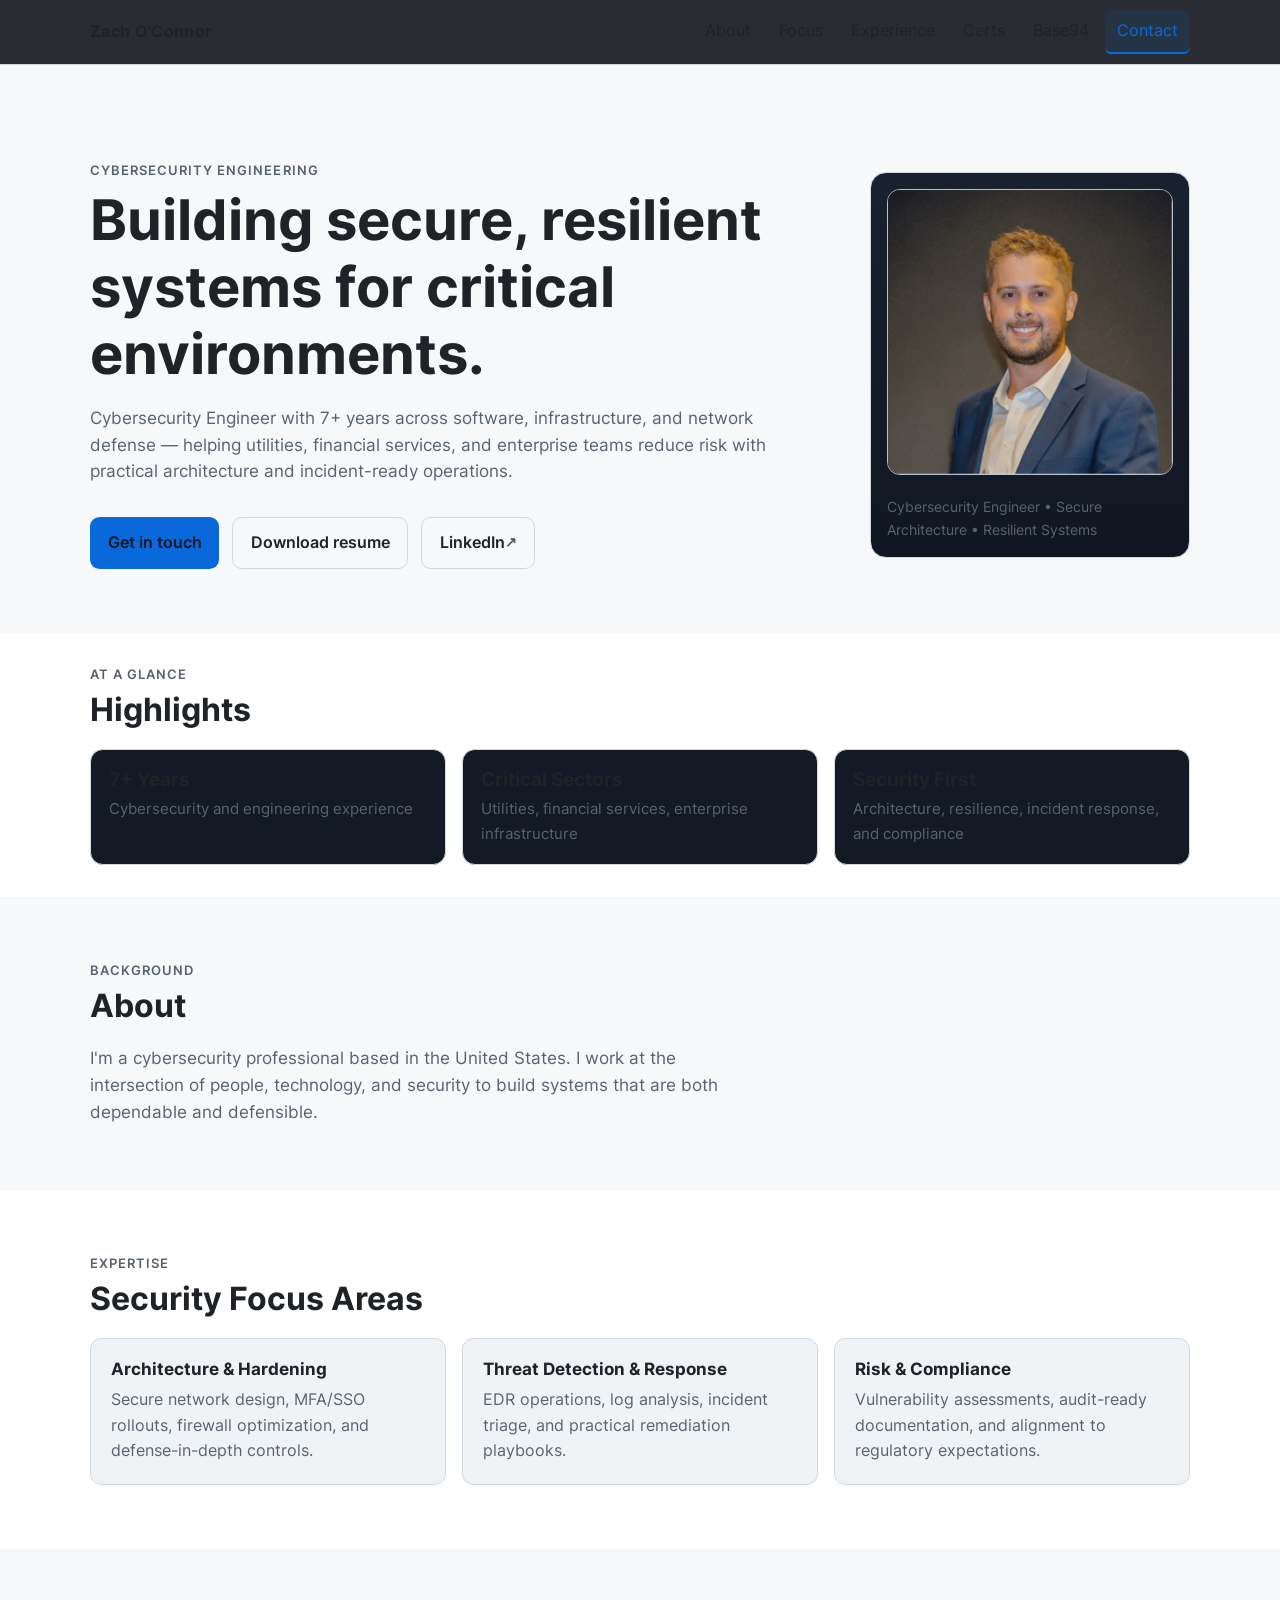
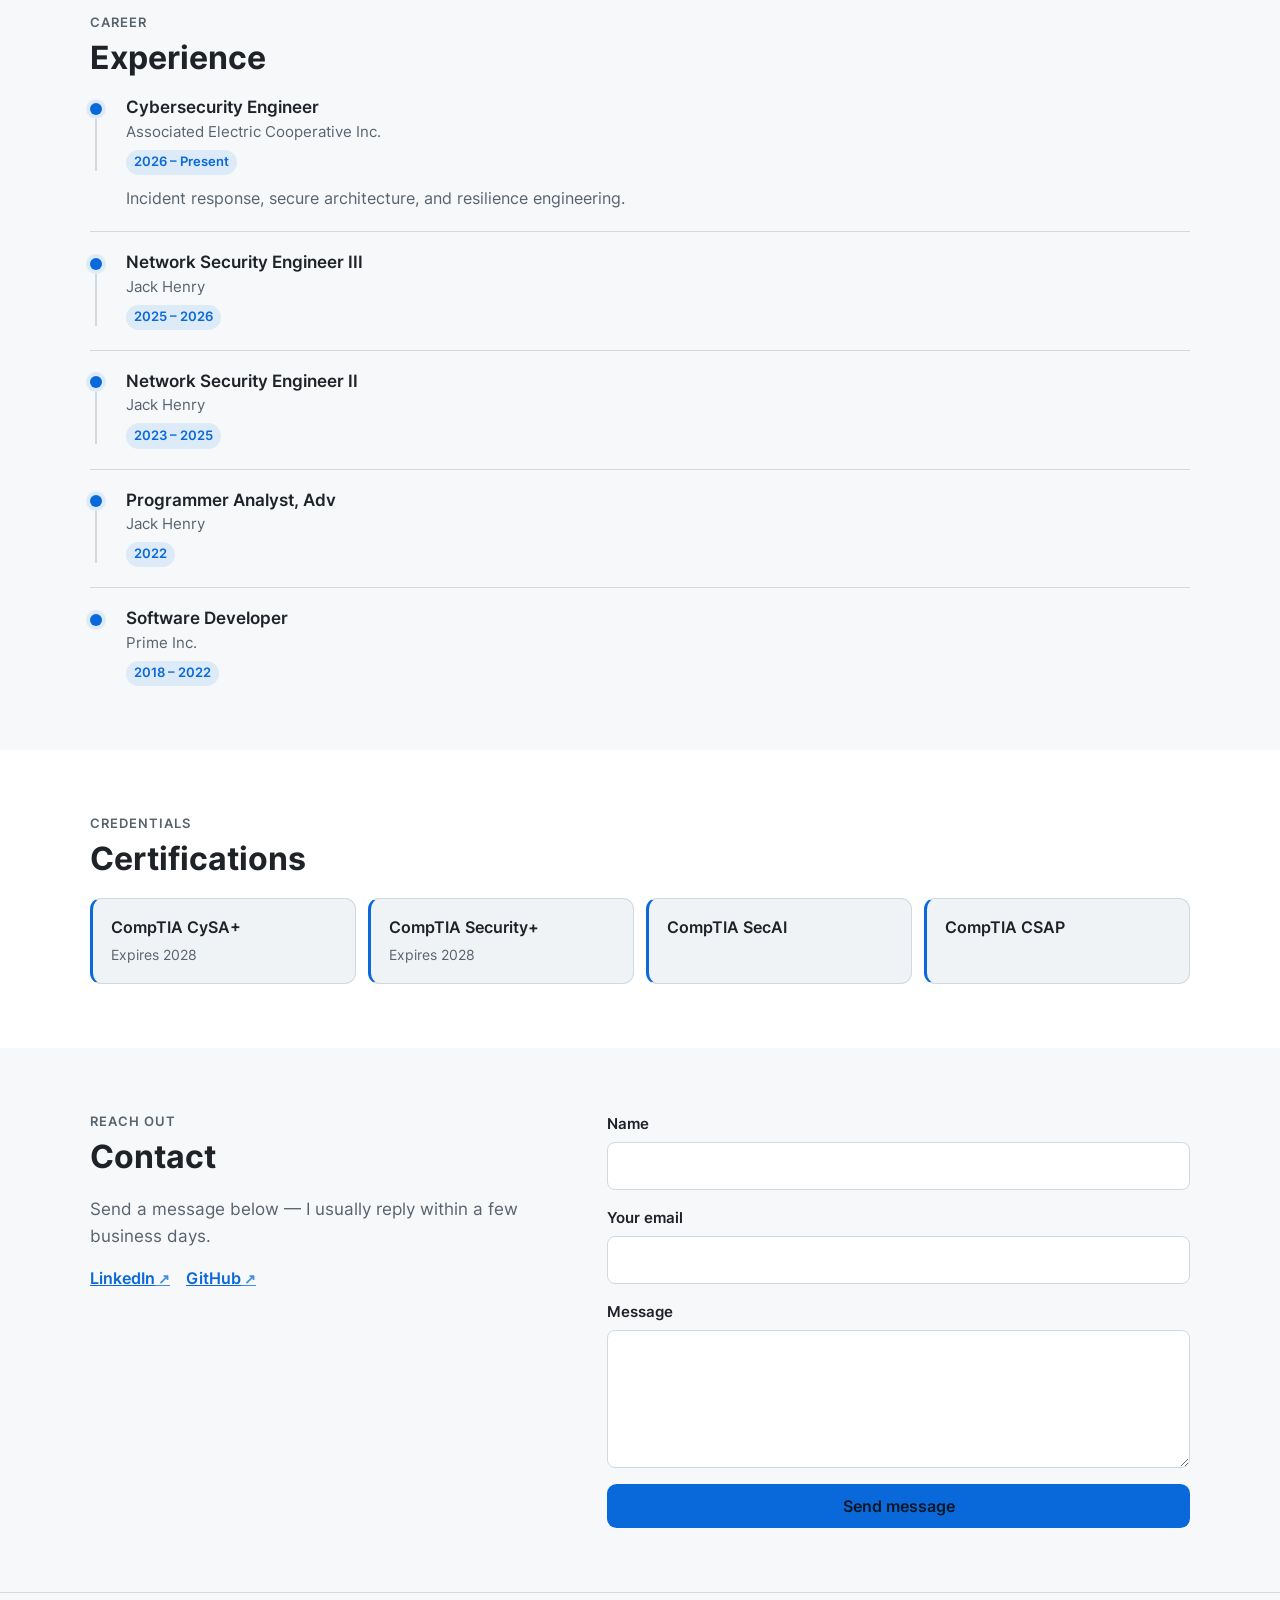
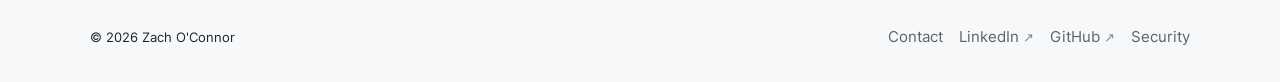
<file: index.html>
<!doctype html>
<html lang="en">
  <head>
    <meta charset="UTF-8" />
    <meta name="viewport" content="width=device-width, initial-scale=1.0" />
    <meta
      name="description"
      content="Zach O'Connor is a cybersecurity engineer focused on secure architecture, resilient systems, and practical defense."
    />
    <meta name="referrer" content="strict-origin-when-cross-origin" />
    <meta name="color-scheme" content="light dark" />
    <link rel="canonical" href="https://zachoco.com/" />
    <title>Zach O'Connor | Cybersecurity Engineer</title>
    <meta property="og:title" content="Zach O'Connor | Cybersecurity Engineer" />
    <meta
      property="og:description"
      content="Cybersecurity Engineer focused on secure architecture, resilient systems, and practical defense."
    />
    <meta property="og:type" content="website" />
    <meta property="og:url" content="https://zachoco.com/" />
    <meta property="og:image" content="https://zachoco.com/assets/profile.jpg" />
    <meta name="twitter:card" content="summary_large_image" />
    <meta name="twitter:title" content="Zach O'Connor | Cybersecurity Engineer" />
    <meta
      name="twitter:description"
      content="Cybersecurity Engineer focused on secure architecture, resilient systems, and practical defense."
    />
    <meta name="twitter:image" content="https://zachoco.com/assets/profile.jpg" />
    <link rel="icon" href="./assets/favicon.svg" type="image/svg+xml" />
    <link rel="preload" href="./assets/fonts/inter-400.woff2" as="font" type="font/woff2" crossorigin />
    <link rel="stylesheet" href="./styles.css" />
    <script type="application/ld+json" src="./assets/schema-person.json"></script>
  </head>
  <body>
    <a class="skip-link" href="#main-content">Skip to content</a>

    <header class="site-header">
      <div class="container header-inner">
        <a class="brand" href="/" aria-label="Zach O'Connor home">Zach O'Connor</a>
        <button
          class="nav-toggle"
          type="button"
          aria-expanded="false"
          aria-controls="primary-nav"
        >
          <span class="visually-hidden">Open menu</span>
          <span class="nav-toggle-bar" aria-hidden="true"></span>
          <span class="nav-toggle-bar" aria-hidden="true"></span>
          <span class="nav-toggle-bar" aria-hidden="true"></span>
        </button>
        <nav id="primary-nav" class="primary-nav" aria-label="Primary">
          <ul class="nav-list">
            <li><a href="#about" data-nav="about">About</a></li>
            <li><a href="#focus" data-nav="focus">Focus</a></li>
            <li><a href="#experience" data-nav="experience">Experience</a></li>
            <li><a href="#certs" data-nav="certs">Certs</a></li>
            <li><a href="/base94/">Base94</a></li>
            <li><a href="#contact" data-nav="contact">Contact</a></li>
          </ul>
        </nav>
      </div>
    </header>

    <main id="main-content">
      <section class="hero">
        <div class="container hero-grid">
          <div>
            <p class="section-kicker">Cybersecurity Engineering</p>
            <h1>Building secure, resilient systems for critical environments.</h1>
            <p class="hero-copy">
              Cybersecurity Engineer with 7+ years across software, infrastructure,
              and network defense — helping utilities, financial services, and enterprise
              teams reduce risk with practical architecture and incident-ready operations.
            </p>
            <div class="hero-actions">
              <a class="button" href="#contact">Get in touch</a>
              <a
                class="button button-secondary"
                href="./assets/resume.pdf"
                download
              >
                Download resume
              </a>
              <a
                class="button button-secondary external-link"
                href="https://www.linkedin.com/in/zachoco"
                target="_blank"
                rel="noopener noreferrer"
                aria-label="LinkedIn profile (opens in new tab)"
                >LinkedIn</a
              >
            </div>
          </div>
          <aside class="profile-card" aria-label="Profile photo and summary">
            <img
              class="profile-image"
              src="./assets/profile.jpg"
              alt="Zach O'Connor profile photo"
              width="320"
              height="320"
              loading="eager"
              decoding="async"
            />
            <p class="profile-note">
              Cybersecurity Engineer • Secure Architecture • Resilient Systems
            </p>
          </aside>
        </div>
      </section>

      <section class="section section-alt mini-stats" aria-labelledby="stats-heading">
        <div class="container">
          <p class="section-kicker">At a glance</p>
          <h2 id="stats-heading" class="section-title">Highlights</h2>
          <div class="stats-grid">
            <article class="stat">
              <p class="stat-value">7+ Years</p>
              <p class="stat-label">Cybersecurity and engineering experience</p>
            </article>
            <article class="stat">
              <p class="stat-value">Critical Sectors</p>
              <p class="stat-label">Utilities, financial services, enterprise infrastructure</p>
            </article>
            <article class="stat">
              <p class="stat-value">Security First</p>
              <p class="stat-label">Architecture, resilience, incident response, and compliance</p>
            </article>
          </div>
        </div>
      </section>

      <section id="about" class="section" data-section="about">
        <div class="container">
          <p class="section-kicker">Background</p>
          <h2 class="section-title">About</h2>
          <p class="section-lead">
            I'm a cybersecurity professional based in the United States. I work
            at the intersection of people, technology, and security to build
            systems that are both dependable and defensible.
          </p>
        </div>
      </section>

      <section id="focus" class="section section-alt" data-section="focus">
        <div class="container">
          <p class="section-kicker">Expertise</p>
          <h2 class="section-title">Security Focus Areas</h2>
          <div class="cards">
            <article class="card">
              <h3>Architecture & Hardening</h3>
              <p>
                Secure network design, MFA/SSO rollouts, firewall optimization,
                and defense-in-depth controls.
              </p>
            </article>
            <article class="card">
              <h3>Threat Detection & Response</h3>
              <p>
                EDR operations, log analysis, incident triage, and practical
                remediation playbooks.
              </p>
            </article>
            <article class="card">
              <h3>Risk & Compliance</h3>
              <p>
                Vulnerability assessments, audit-ready documentation, and
                alignment to regulatory expectations.
              </p>
            </article>
          </div>
        </div>
      </section>

      <section id="experience" class="section" data-section="experience">
        <div class="container">
          <p class="section-kicker">Career</p>
          <h2 class="section-title">Experience</h2>
          <ol class="timeline-list">
            <li class="timeline-item">
              <div class="timeline-marker" aria-hidden="true"></div>
              <div class="timeline-content">
                <div class="timeline-header">
                  <h3 class="timeline-role">Cybersecurity Engineer</h3>
                  <p class="timeline-org">Associated Electric Cooperative Inc.</p>
                  <time class="timeline-date" datetime="2026">2026 – Present</time>
                </div>
                <p class="timeline-detail">
                  Incident response, secure architecture, and resilience engineering.
                </p>
              </div>
            </li>
            <li class="timeline-item">
              <div class="timeline-marker" aria-hidden="true"></div>
              <div class="timeline-content">
                <div class="timeline-header">
                  <h3 class="timeline-role">Network Security Engineer III</h3>
                  <p class="timeline-org">Jack Henry</p>
                  <time class="timeline-date" datetime="2025/2026">2025 – 2026</time>
                </div>
              </div>
            </li>
            <li class="timeline-item">
              <div class="timeline-marker" aria-hidden="true"></div>
              <div class="timeline-content">
                <div class="timeline-header">
                  <h3 class="timeline-role">Network Security Engineer II</h3>
                  <p class="timeline-org">Jack Henry</p>
                  <time class="timeline-date" datetime="2023/2025">2023 – 2025</time>
                </div>
              </div>
            </li>
            <li class="timeline-item">
              <div class="timeline-marker" aria-hidden="true"></div>
              <div class="timeline-content">
                <div class="timeline-header">
                  <h3 class="timeline-role">Programmer Analyst, Adv</h3>
                  <p class="timeline-org">Jack Henry</p>
                  <time class="timeline-date" datetime="2022">2022</time>
                </div>
              </div>
            </li>
            <li class="timeline-item">
              <div class="timeline-marker" aria-hidden="true"></div>
              <div class="timeline-content">
                <div class="timeline-header">
                  <h3 class="timeline-role">Software Developer</h3>
                  <p class="timeline-org">Prime Inc.</p>
                  <time class="timeline-date" datetime="2018/2022">2018 – 2022</time>
                </div>
              </div>
            </li>
          </ol>
        </div>
      </section>

      <section id="certs" class="section section-alt" data-section="certs">
        <div class="container">
          <p class="section-kicker">Credentials</p>
          <h2 class="section-title">Certifications</h2>
          <ul class="cert-grid">
            <li class="cert-badge">
              <span class="cert-name">CompTIA CySA+</span>
              <span class="cert-meta">Expires 2028</span>
            </li>
            <li class="cert-badge">
              <span class="cert-name">CompTIA Security+</span>
              <span class="cert-meta">Expires 2028</span>
            </li>
            <li class="cert-badge">
              <span class="cert-name">CompTIA SecAI</span>
            </li>
            <li class="cert-badge">
              <span class="cert-name">CompTIA CSAP</span>
            </li>
          </ul>
        </div>
      </section>

      <section id="contact" class="section" data-section="contact">
        <div class="container contact-layout">
          <div class="contact-intro">
            <p class="section-kicker">Reach out</p>
            <h2 class="section-title">Contact</h2>
            <p class="section-lead">
              Send a message below — I usually reply within a few business days.
            </p>
            <ul class="contact-links">
              <li>
                <a
                  class="external-link"
                  href="https://www.linkedin.com/in/zachoco"
                  target="_blank"
                  rel="noopener noreferrer"
                  aria-label="LinkedIn profile (opens in new tab)"
                  >LinkedIn</a
                >
              </li>
              <li>
                <a
                  class="external-link"
                  href="https://github.com/zachoco"
                  target="_blank"
                  rel="noopener noreferrer"
                  aria-label="GitHub profile (opens in new tab)"
                  >GitHub</a
                >
              </li>
            </ul>
          </div>
          <div class="contact-form-wrap">
            <p id="contact-success" class="form-status form-status-success" role="status" hidden>
              Thanks — your message was sent. I will get back to you soon.
            </p>
            <p id="contact-error" class="form-status form-status-error" role="alert" hidden>
              Something went wrong. Please try again or message me on LinkedIn.
            </p>
            <form
              id="contact-form"
              class="contact-form"
              action="https://api.web3forms.com/submit"
              method="post"
              novalidate
            >
              <input
                type="hidden"
                name="access_key"
                value="2dc2ed2b-649f-419a-ae79-ac8cc6e77923"
              />
              <input type="hidden" name="subject" value="Message from zachoco.com" />
              <input type="hidden" name="from_name" value="zachoco.com contact form" />
              <input type="hidden" name="redirect" value="https://zachoco.com/?contact=sent#contact" />
              <label class="contact-honeypot" aria-hidden="true">
                Leave blank
                <input type="checkbox" name="botcheck" tabindex="-1" autocomplete="off" />
              </label>
              <div class="form-field">
                <label for="contact-name">Name</label>
                <input
                  id="contact-name"
                  name="name"
                  type="text"
                  required
                  autocomplete="name"
                  maxlength="120"
                />
              </div>
              <div class="form-field">
                <label for="contact-email">Your email</label>
                <input
                  id="contact-email"
                  name="email"
                  type="email"
                  required
                  autocomplete="email"
                  maxlength="254"
                />
              </div>
              <div class="form-field">
                <label for="contact-message">Message</label>
                <textarea
                  id="contact-message"
                  name="message"
                  required
                  rows="5"
                  maxlength="5000"
                ></textarea>
              </div>
              <button class="button" type="submit" id="contact-submit">Send message</button>
            </form>
          </div>
        </div>
      </section>
    </main>

    <footer class="site-footer">
      <div class="container footer-inner">
        <small>&copy; <span id="current-year"></span> Zach O'Connor</small>
        <nav class="footer-nav" aria-label="Footer">
          <a href="#contact">Contact</a>
          <a
            class="external-link"
            href="https://www.linkedin.com/in/zachoco"
            target="_blank"
            rel="noopener noreferrer"
            aria-label="LinkedIn (opens in new tab)"
            >LinkedIn</a
          >
          <a
            class="external-link"
            href="https://github.com/zachoco"
            target="_blank"
            rel="noopener noreferrer"
            aria-label="GitHub (opens in new tab)"
            >GitHub</a
          >
          <a href="https://zachoco.com/.well-known/security.txt">Security</a>
        </nav>
      </div>
    </footer>

    <script src="./script.js" defer></script>
  </body>
</html>
</file>
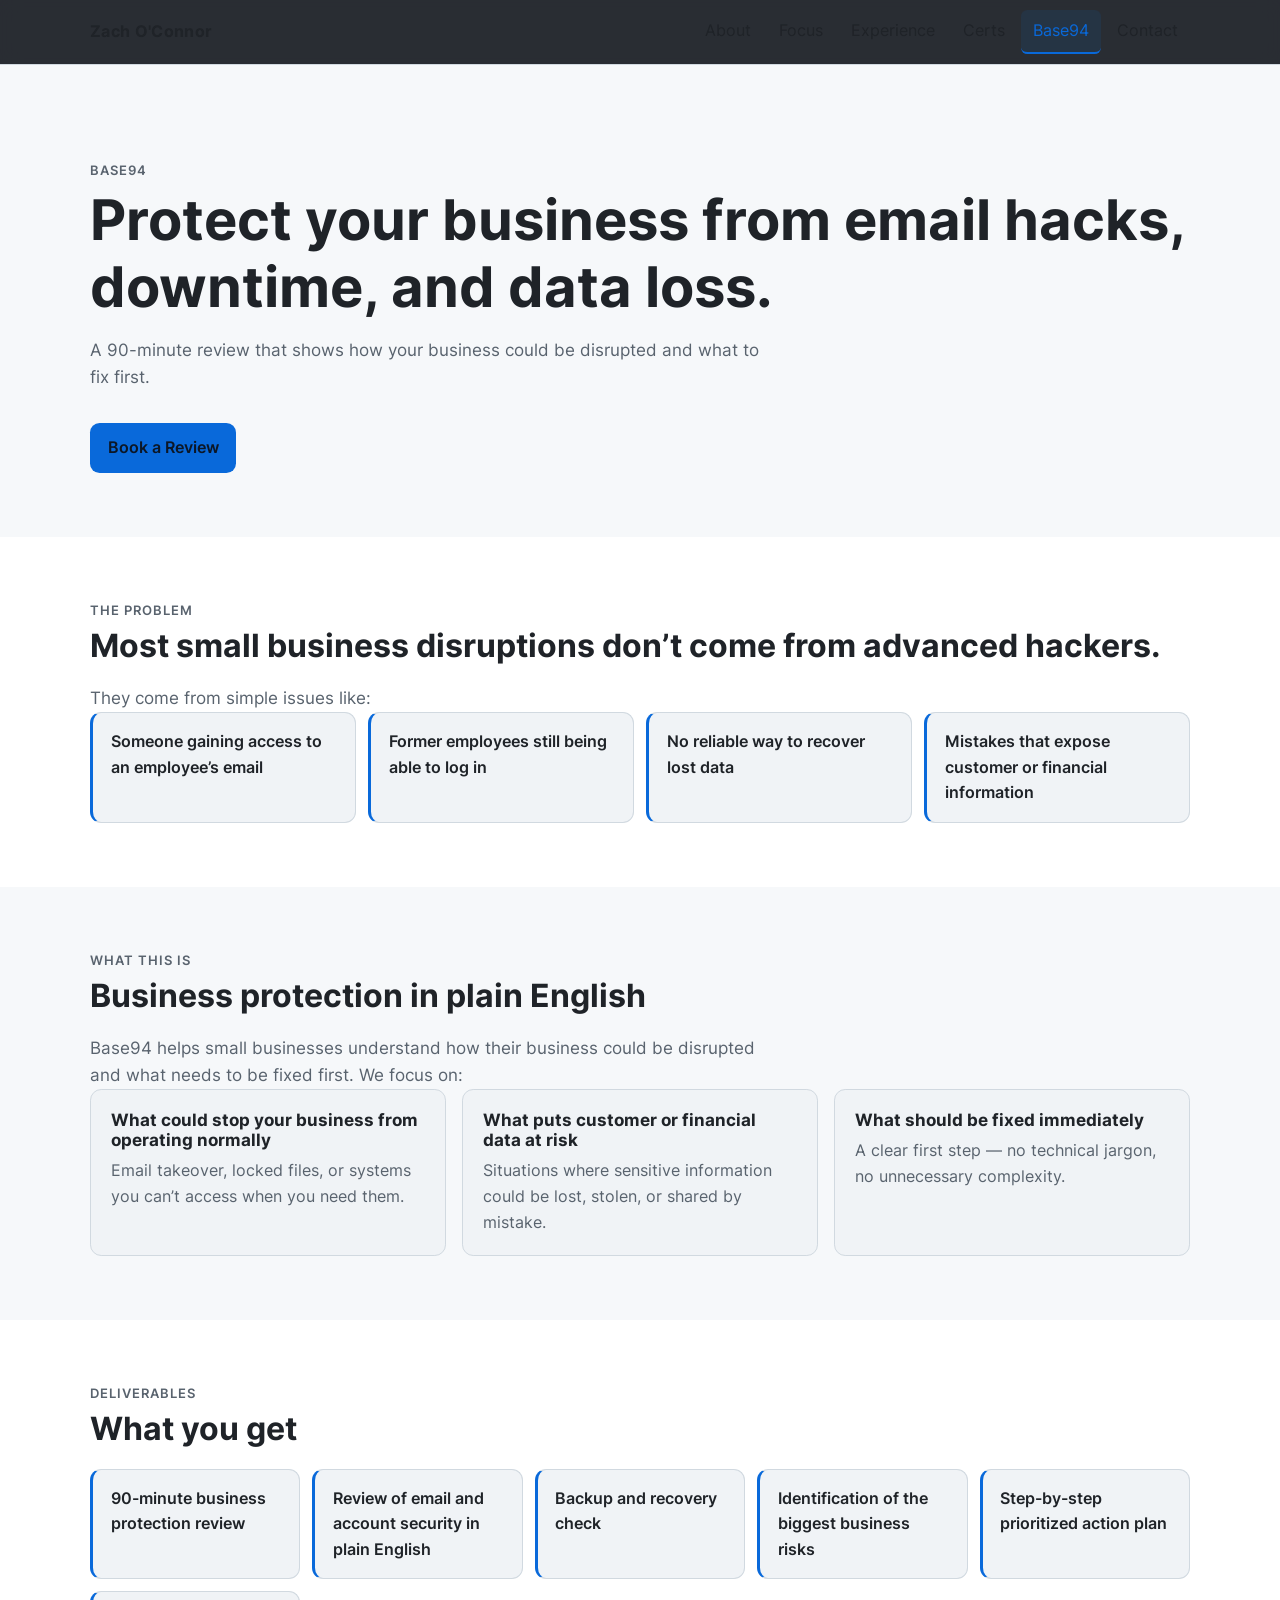
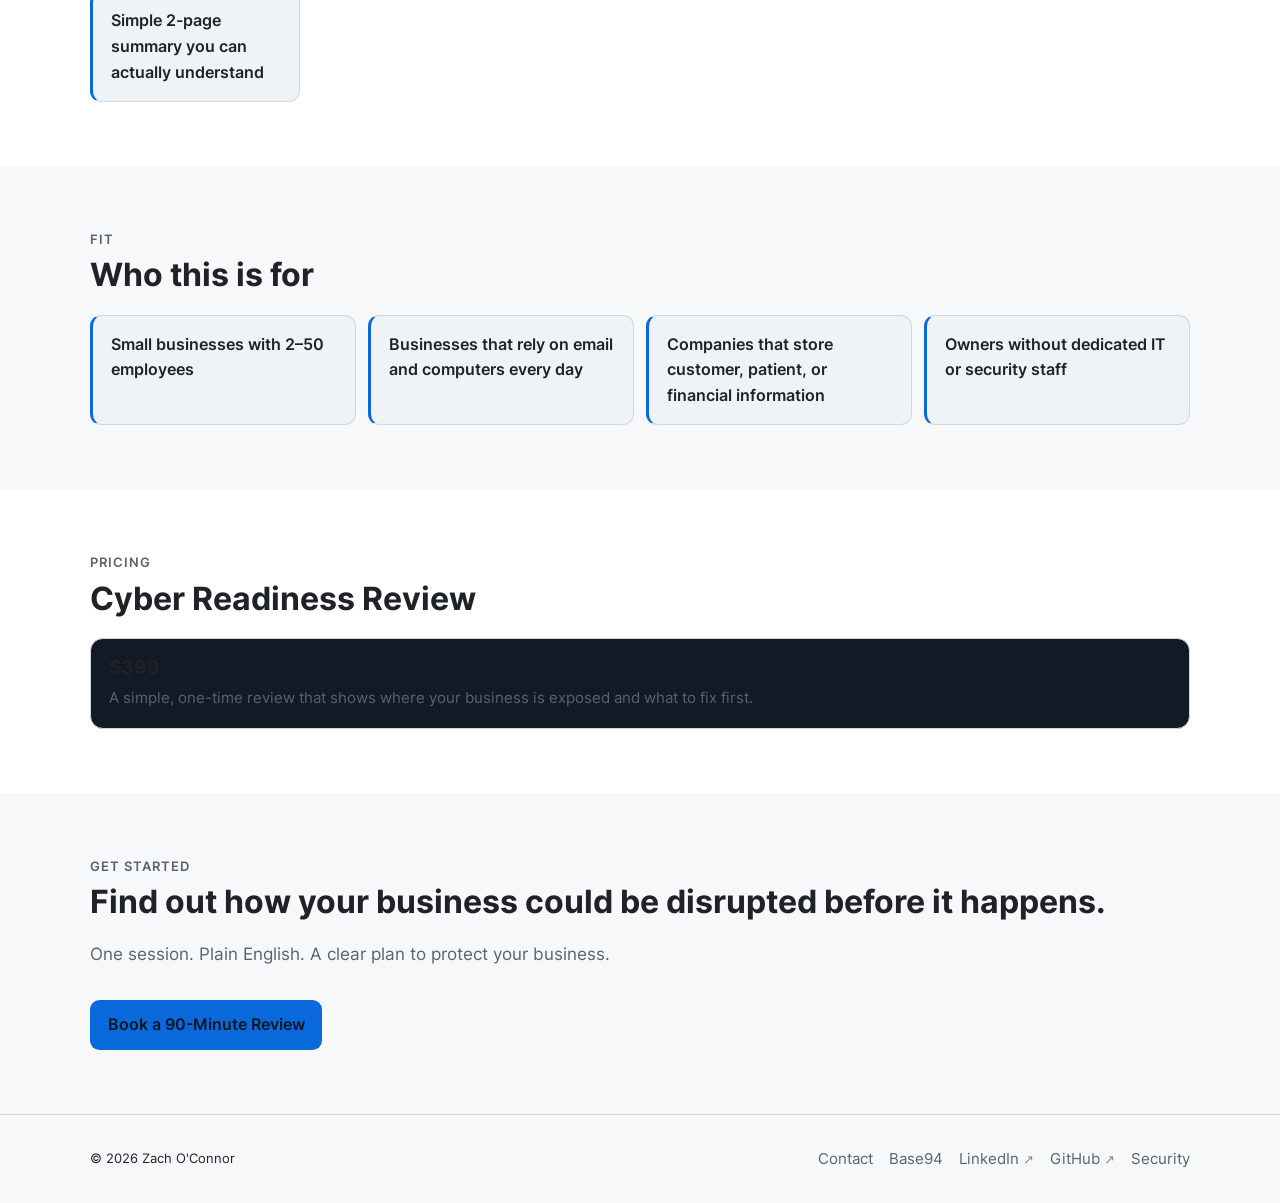
<file: base94/index.html>
<!doctype html>
<html lang="en">
  <head>
    <meta charset="UTF-8" />
    <meta name="viewport" content="width=device-width, initial-scale=1.0" />
    <meta
      name="description"
      content="Base94 offers a 90-minute business protection review for small businesses — prevent email hacks, downtime, and data loss."
    />
    <meta name="referrer" content="strict-origin-when-cross-origin" />
    <meta name="color-scheme" content="light dark" />
    <link rel="canonical" href="https://zachoco.com/base94/" />
    <title>Base94 | Cyber Readiness Review</title>
    <meta property="og:title" content="Base94 | Cyber Readiness Review" />
    <meta
      property="og:description"
      content="A 90-minute review that shows how your business could be disrupted and what to fix first."
    />
    <meta property="og:type" content="website" />
    <meta property="og:url" content="https://zachoco.com/base94/" />
    <meta property="og:image" content="https://zachoco.com/assets/profile.jpg" />
    <link rel="icon" href="../assets/favicon.svg" type="image/svg+xml" />
    <link rel="preload" href="../assets/fonts/inter-400.woff2" as="font" type="font/woff2" crossorigin />
    <link rel="stylesheet" href="../styles.css" />
  </head>
  <body>
    <a class="skip-link" href="#main-content">Skip to content</a>

    <header class="site-header">
      <div class="container header-inner">
        <a class="brand" href="/" aria-label="Zach O'Connor home">Zach O'Connor</a>
        <button
          class="nav-toggle"
          type="button"
          aria-expanded="false"
          aria-controls="primary-nav"
        >
          <span class="visually-hidden">Open menu</span>
          <span class="nav-toggle-bar" aria-hidden="true"></span>
          <span class="nav-toggle-bar" aria-hidden="true"></span>
          <span class="nav-toggle-bar" aria-hidden="true"></span>
        </button>
        <nav id="primary-nav" class="primary-nav" aria-label="Primary">
          <ul class="nav-list">
            <li><a href="/#about">About</a></li>
            <li><a href="/#focus">Focus</a></li>
            <li><a href="/#experience">Experience</a></li>
            <li><a href="/#certs">Certs</a></li>
            <li><a href="/base94/" aria-current="page" class="is-active">Base94</a></li>
            <li><a href="/#contact">Contact</a></li>
          </ul>
        </nav>
      </div>
    </header>

    <main id="main-content">
      <section class="hero">
        <div class="container">
          <p class="section-kicker">Base94</p>
          <h1>Protect your business from email hacks, downtime, and data loss.</h1>
          <p class="hero-copy">
            A 90-minute review that shows how your business could be disrupted and what to fix
            first.
          </p>
          <div class="hero-actions">
            <a class="button" href="/#contact">Book a Review</a>
          </div>
        </div>
      </section>

      <section class="section section-alt">
        <div class="container">
          <p class="section-kicker">The problem</p>
          <h2 class="section-title">Most small business disruptions don’t come from advanced hackers.</h2>
          <p class="section-lead">They come from simple issues like:</p>
          <ul class="cert-grid">
            <li class="cert-badge">
              <span class="cert-name">Someone gaining access to an employee’s email</span>
            </li>
            <li class="cert-badge">
              <span class="cert-name">Former employees still being able to log in</span>
            </li>
            <li class="cert-badge">
              <span class="cert-name">No reliable way to recover lost data</span>
            </li>
            <li class="cert-badge">
              <span class="cert-name">Mistakes that expose customer or financial information</span>
            </li>
          </ul>
        </div>
      </section>

      <section class="section">
        <div class="container">
          <p class="section-kicker">What this is</p>
          <h2 class="section-title">Business protection in plain English</h2>
          <p class="section-lead">
            Base94 helps small businesses understand how their business could be disrupted and
            what needs to be fixed first. We focus on:
          </p>
          <div class="cards">
            <article class="card">
              <h3>What could stop your business from operating normally</h3>
              <p>Email takeover, locked files, or systems you can’t access when you need them.</p>
            </article>
            <article class="card">
              <h3>What puts customer or financial data at risk</h3>
              <p>Situations where sensitive information could be lost, stolen, or shared by mistake.</p>
            </article>
            <article class="card">
              <h3>What should be fixed immediately</h3>
              <p>A clear first step — no technical jargon, no unnecessary complexity.</p>
            </article>
          </div>
        </div>
      </section>

      <section class="section section-alt">
        <div class="container">
          <p class="section-kicker">Deliverables</p>
          <h2 class="section-title">What you get</h2>
          <ul class="cert-grid">
            <li class="cert-badge">
              <span class="cert-name">90-minute business protection review</span>
            </li>
            <li class="cert-badge">
              <span class="cert-name">Review of email and account security in plain English</span>
            </li>
            <li class="cert-badge">
              <span class="cert-name">Backup and recovery check</span>
            </li>
            <li class="cert-badge">
              <span class="cert-name">Identification of the biggest business risks</span>
            </li>
            <li class="cert-badge">
              <span class="cert-name">Step-by-step prioritized action plan</span>
            </li>
            <li class="cert-badge">
              <span class="cert-name">Simple 2-page summary you can actually understand</span>
            </li>
          </ul>
        </div>
      </section>

      <section class="section">
        <div class="container">
          <p class="section-kicker">Fit</p>
          <h2 class="section-title">Who this is for</h2>
          <ul class="cert-grid">
            <li class="cert-badge">
              <span class="cert-name">Small businesses with 2–50 employees</span>
            </li>
            <li class="cert-badge">
              <span class="cert-name">Businesses that rely on email and computers every day</span>
            </li>
            <li class="cert-badge">
              <span class="cert-name">Companies that store customer, patient, or financial information</span>
            </li>
            <li class="cert-badge">
              <span class="cert-name">Owners without dedicated IT or security staff</span>
            </li>
          </ul>
        </div>
      </section>

      <section class="section section-alt">
        <div class="container">
          <p class="section-kicker">Pricing</p>
          <h2 class="section-title">Cyber Readiness Review</h2>
          <article class="stat">
            <p class="stat-value">$399</p>
            <p class="stat-label">
              A simple, one-time review that shows where your business is exposed and what to fix
              first.
            </p>
          </article>
        </div>
      </section>

      <section class="section">
        <div class="container">
          <p class="section-kicker">Get started</p>
          <h2 class="section-title">Find out how your business could be disrupted before it happens.</h2>
          <p class="hero-copy">
            One session. Plain English. A clear plan to protect your business.
          </p>
          <div class="hero-actions">
            <a class="button" href="/#contact">Book a 90-Minute Review</a>
          </div>
        </div>
      </section>
    </main>

    <footer class="site-footer">
      <div class="container footer-inner">
        <small>&copy; <span id="current-year"></span> Zach O'Connor</small>
        <nav class="footer-nav" aria-label="Footer">
          <a href="/#contact">Contact</a>
          <a href="/base94/">Base94</a>
          <a
            class="external-link"
            href="https://www.linkedin.com/in/zachoco"
            target="_blank"
            rel="noopener noreferrer"
            aria-label="LinkedIn (opens in new tab)"
            >LinkedIn</a
          >
          <a
            class="external-link"
            href="https://github.com/zachoco"
            target="_blank"
            rel="noopener noreferrer"
            aria-label="GitHub (opens in new tab)"
            >GitHub</a
          >
          <a href="https://zachoco.com/.well-known/security.txt">Security</a>
        </nav>
      </div>
    </footer>

    <script src="../script.js" defer></script>
  </body>
</html>
</file>
<file: styles.css>
@font-face {
  font-family: Inter;
  font-style: normal;
  font-weight: 400;
  font-display: swap;
  src: url("./assets/fonts/inter-400.woff2") format("woff2");
}

@font-face {
  font-family: Inter;
  font-style: normal;
  font-weight: 600;
  font-display: swap;
  src: url("./assets/fonts/inter-600.woff2") format("woff2");
}

@font-face {
  font-family: Inter;
  font-style: normal;
  font-weight: 700;
  font-display: swap;
  src: url("./assets/fonts/inter-700.woff2") format("woff2");
}

:root {
  --bg: #0d1117;
  --bg-alt: #161b22;
  --text: #e6edf3;
  --muted: #9da7b3;
  --accent: #58a6ff;
  --accent-soft: rgba(88, 166, 255, 0.14);
  --surface: #1f2630;
  --border: #2f3948;
  --border-strong: #3d4f66;
  --success-bg: #13261f;
  --success-border: #2d6a4f;
  --success-text: #b7e4c7;
  --error-bg: #2a1518;
  --error-border: #6e2c2c;
  --error-text: #f0c4c4;
}

@media (prefers-color-scheme: light) {
  :root {
    --bg: #f6f8fa;
    --bg-alt: #ffffff;
    --text: #1f2328;
    --muted: #59636e;
    --accent: #0969da;
    --accent-soft: rgba(9, 105, 218, 0.1);
    --surface: #f0f3f6;
    --border: #d1d9e0;
    --border-strong: #b8c0cc;
    --success-bg: #e6f4ea;
    --success-border: #8fd19e;
    --success-text: #116329;
    --error-bg: #fde8e8;
    --error-border: #f5a5a5;
    --error-text: #8a1f1f;
  }

  .site-header {
    background: rgba(246, 248, 250, 0.92);
  }

  .profile-card {
    background: linear-gradient(180deg, #ffffff 0%, #f0f3f6 100%);
  }

  .stat {
    background: #ffffff;
  }

  .button {
    color: #ffffff;
  }
}

*,
*::before,
*::after {
  box-sizing: border-box;
}

html {
  scroll-behavior: smooth;
}

html,
body {
  margin: 0;
  padding: 0;
  font-family: Inter, -apple-system, BlinkMacSystemFont, "Segoe UI", Roboto, sans-serif;
  background: var(--bg);
  color: var(--text);
  line-height: 1.6;
}

body {
  padding-left: env(safe-area-inset-left);
  padding-right: env(safe-area-inset-right);
}

.visually-hidden {
  position: absolute;
  width: 1px;
  height: 1px;
  padding: 0;
  margin: -1px;
  overflow: hidden;
  clip: rect(0, 0, 0, 0);
  white-space: nowrap;
  border: 0;
}

a {
  color: var(--accent);
}

a:focus-visible,
button:focus-visible,
input:focus-visible,
textarea:focus-visible {
  outline: 2px solid var(--accent);
  outline-offset: 2px;
}

.external-link::after {
  content: " ↗";
  font-size: 0.85em;
  opacity: 0.75;
}

.skip-link {
  position: absolute;
  left: -9999px;
  top: 1rem;
  background: #ffffff;
  color: #000000;
  padding: 0.6rem 0.9rem;
  border-radius: 0.4rem;
  z-index: 100;
}

.skip-link:focus {
  left: 1rem;
}

.container {
  width: min(1100px, 92vw);
  margin: 0 auto;
}

.site-header {
  position: sticky;
  top: 0;
  z-index: 50;
  backdrop-filter: blur(10px);
  background: rgba(13, 17, 23, 0.88);
  border-bottom: 1px solid var(--border);
}

.header-inner {
  display: flex;
  justify-content: space-between;
  align-items: center;
  gap: 1rem;
  min-height: 4rem;
  position: relative;
}

.nav-toggle {
  display: none;
  flex-direction: column;
  justify-content: center;
  gap: 0.35rem;
  width: 2.75rem;
  height: 2.75rem;
  padding: 0.5rem;
  border: 1px solid var(--border);
  border-radius: 0.5rem;
  background: var(--bg-alt);
  color: var(--text);
  cursor: pointer;
}

.nav-toggle-bar {
  display: block;
  height: 2px;
  width: 100%;
  background: currentColor;
  border-radius: 1px;
  transition: transform 0.2s ease, opacity 0.2s ease;
}

.site-header.nav-open .nav-toggle-bar:nth-child(2) {
  transform: translateY(0.45rem) rotate(45deg);
}

.site-header.nav-open .nav-toggle-bar:nth-child(3) {
  opacity: 0;
}

.site-header.nav-open .nav-toggle-bar:nth-child(4) {
  transform: translateY(-0.45rem) rotate(-45deg);
}

.brand {
  text-decoration: none;
  color: var(--text);
  font-weight: 700;
  letter-spacing: 0.02em;
}

.nav-list {
  list-style: none;
  display: flex;
  gap: 0.25rem;
  margin: 0;
  padding: 0;
}

.nav-list a {
  color: var(--text);
  text-decoration: none;
  display: inline-flex;
  align-items: center;
  min-height: 2.75rem;
  padding: 0.35rem 0.75rem;
  border-radius: 0.4rem;
  border-bottom: 2px solid transparent;
  transition: background 0.15s ease, border-color 0.15s ease, color 0.15s ease;
}

.nav-list a:hover {
  background: var(--accent-soft);
}

.nav-list a.is-active {
  color: var(--accent);
  border-bottom-color: var(--accent);
  background: var(--accent-soft);
}

.section-kicker {
  text-transform: uppercase;
  letter-spacing: 0.08em;
  color: var(--muted);
  font-size: 0.8rem;
  font-weight: 600;
  margin: 0 0 0.35rem;
}

.section-title {
  margin: 0 0 1.25rem;
  font-size: clamp(1.5rem, 3vw, 2rem);
  line-height: 1.2;
}

.section-lead {
  color: var(--muted);
  max-width: 62ch;
  margin: 0;
  font-size: 1.05rem;
}

.hero {
  padding: 6rem 0 4rem;
}

.hero-grid {
  display: grid;
  grid-template-columns: 1.4fr minmax(240px, 320px);
  gap: 2rem;
  align-items: center;
}

h1,
h2,
h3 {
  line-height: 1.2;
}

h1 {
  font-size: clamp(2rem, 4.5vw, 3.5rem);
  margin: 0 0 1rem;
  font-weight: 700;
}

.hero-copy {
  color: var(--muted);
  max-width: 62ch;
  margin: 0 0 2rem;
  font-size: 1.05rem;
}

.hero-actions {
  display: flex;
  gap: 0.8rem;
  flex-wrap: wrap;
}

.button {
  display: inline-flex;
  align-items: center;
  justify-content: center;
  min-height: 2.75rem;
  background: var(--accent);
  color: #0c1726;
  text-decoration: none;
  border-radius: 0.6rem;
  padding: 0.75rem 1.1rem;
  font-weight: 600;
  font-size: 1rem;
  border: none;
  cursor: pointer;
  font-family: inherit;
  transition: filter 0.15s ease, transform 0.15s ease;
}

.button:hover {
  filter: brightness(1.08);
}

.button:active {
  transform: translateY(1px);
}

.button:disabled {
  opacity: 0.65;
  cursor: not-allowed;
  transform: none;
}

.button-secondary {
  background: transparent;
  border: 1px solid var(--border);
  color: var(--text);
  filter: none;
}

.button-secondary:hover {
  background: var(--accent-soft);
  border-color: var(--border-strong);
}

.profile-card {
  background: linear-gradient(180deg, #19212e 0%, #111722 100%);
  border: 1px solid var(--border);
  border-radius: 1rem;
  padding: 1rem;
}

.profile-image {
  width: 100%;
  height: auto;
  aspect-ratio: 1 / 1;
  object-fit: cover;
  border-radius: 0.8rem;
  border: 1px solid var(--border-strong);
}

.profile-note {
  color: var(--muted);
  margin: 0.8rem 0 0;
  font-size: 0.9rem;
}

.section {
  padding: 4rem 0;
  scroll-margin-top: 5rem;
}

.section-alt {
  background: var(--bg-alt);
}

.cards {
  display: grid;
  gap: 1rem;
  grid-template-columns: repeat(auto-fit, minmax(220px, 1fr));
}

.card {
  background: var(--surface);
  padding: 1.25rem;
  border-radius: 0.7rem;
  border: 1px solid var(--border);
  transition: border-color 0.15s ease, transform 0.15s ease, box-shadow 0.15s ease;
}

.card:hover,
.card:focus-within {
  border-color: var(--accent);
  transform: translateY(-2px);
  box-shadow: 0 8px 24px rgba(0, 0, 0, 0.12);
}

.card h3 {
  margin: 0 0 0.5rem;
  font-size: 1.05rem;
}

.card p {
  margin: 0;
  color: var(--muted);
}

.timeline-list {
  list-style: none;
  margin: 0;
  padding: 0;
  display: grid;
  gap: 0;
}

.timeline-item {
  display: grid;
  grid-template-columns: 1.25rem 1fr;
  gap: 1rem;
  padding: 1.25rem 0;
  border-bottom: 1px solid var(--border);
}

.timeline-item:last-child {
  border-bottom: none;
  padding-bottom: 0;
}

.timeline-item:first-child {
  padding-top: 0;
}

.timeline-marker {
  position: relative;
  width: 0.75rem;
  height: 0.75rem;
  margin-top: 0.35rem;
  border-radius: 50%;
  background: var(--accent);
  box-shadow: 0 0 0 4px var(--accent-soft);
}

.timeline-item:not(:last-child) .timeline-marker::after {
  content: "";
  position: absolute;
  left: 50%;
  top: 1rem;
  width: 2px;
  height: calc(100% + 2.5rem);
  transform: translateX(-50%);
  background: var(--border);
}

.timeline-role {
  margin: 0;
  font-size: 1.05rem;
  font-weight: 600;
}

.timeline-org {
  margin: 0.15rem 0 0;
  color: var(--muted);
  font-size: 0.95rem;
}

.timeline-date {
  display: inline-block;
  margin-top: 0.35rem;
  padding: 0.15rem 0.5rem;
  border-radius: 999px;
  background: var(--accent-soft);
  color: var(--accent);
  font-size: 0.8rem;
  font-weight: 600;
}

.timeline-detail {
  margin: 0.65rem 0 0;
  color: var(--muted);
}

.cert-grid {
  list-style: none;
  margin: 0;
  padding: 0;
  display: grid;
  gap: 0.75rem;
  grid-template-columns: repeat(auto-fit, minmax(200px, 1fr));
}

.cert-badge {
  display: flex;
  flex-direction: column;
  gap: 0.25rem;
  padding: 1rem 1.1rem;
  border-radius: 0.7rem;
  border: 1px solid var(--border);
  background: var(--surface);
  border-left: 3px solid var(--accent);
  transition: border-color 0.15s ease, transform 0.15s ease;
}

.cert-badge:hover {
  border-color: var(--accent);
  transform: translateY(-1px);
}

.cert-name {
  font-weight: 600;
}

.cert-meta {
  color: var(--muted);
  font-size: 0.85rem;
}

.contact-layout {
  display: grid;
  grid-template-columns: minmax(0, 1fr) minmax(0, 1.2fr);
  gap: 2rem;
  align-items: start;
}

.contact-links {
  list-style: none;
  padding: 0;
  margin: 1rem 0 0;
  display: flex;
  flex-wrap: wrap;
  gap: 1rem;
}

.contact-links a {
  font-weight: 600;
}

.contact-form {
  display: grid;
  gap: 1rem;
}

.form-field {
  display: grid;
  gap: 0.35rem;
}

.form-field label {
  font-weight: 600;
  font-size: 0.95rem;
}

.form-field input,
.form-field textarea {
  width: 100%;
  padding: 0.75rem 0.85rem;
  border-radius: 0.5rem;
  border: 1px solid var(--border);
  background: var(--bg-alt);
  color: var(--text);
  font: inherit;
  font-size: 1rem;
  line-height: 1.4;
}

.form-field input:focus,
.form-field textarea:focus {
  border-color: var(--accent);
}

.form-field textarea {
  resize: vertical;
  min-height: 8rem;
}

.contact-honeypot {
  position: absolute;
  left: -9999px;
  width: 1px;
  height: 1px;
  overflow: hidden;
}

.form-status {
  margin: 0 0 1rem;
  padding: 0.85rem 1rem;
  border-radius: 0.5rem;
}

.form-status-success {
  border: 1px solid var(--success-border);
  background: var(--success-bg);
  color: var(--success-text);
}

.form-status-error {
  border: 1px solid var(--error-border);
  background: var(--error-bg);
  color: var(--error-text);
}

.mini-stats {
  padding-top: 2rem;
  padding-bottom: 2rem;
}

.stats-grid {
  display: grid;
  grid-template-columns: repeat(3, minmax(0, 1fr));
  gap: 1rem;
}

.stat {
  background: #131a25;
  border: 1px solid var(--border);
  border-radius: 0.8rem;
  padding: 1.1rem;
  transition: border-color 0.15s ease, transform 0.15s ease;
}

.stat:hover {
  border-color: var(--accent);
  transform: translateY(-1px);
}

.stat-value {
  margin: 0 0 0.4rem;
  font-size: 1.2rem;
  font-weight: 700;
  line-height: 1.2;
}

.stat-label {
  margin: 0;
  color: var(--muted);
  font-size: 0.95rem;
}

.site-footer {
  padding: 2rem 0;
  border-top: 1px solid var(--border);
}

.footer-inner {
  display: flex;
  flex-wrap: wrap;
  justify-content: space-between;
  align-items: center;
  gap: 1rem;
}

.footer-nav {
  display: flex;
  flex-wrap: wrap;
  gap: 1rem;
}

.footer-nav a {
  color: var(--muted);
  text-decoration: none;
  font-size: 0.95rem;
}

.footer-nav a:hover {
  color: var(--accent);
}

@media (prefers-reduced-motion: reduce) {
  * {
    animation: none !important;
    transition: none !important;
    scroll-behavior: auto !important;
  }
}

@media (max-width: 900px) {
  .hero-grid {
    grid-template-columns: 1fr;
  }

  .stats-grid {
    grid-template-columns: 1fr;
  }

  .contact-layout {
    grid-template-columns: 1fr;
  }
}

@media (max-width: 768px) {
  .nav-toggle {
    display: inline-flex;
  }

  .primary-nav {
    position: absolute;
    top: calc(100% + 0.25rem);
    right: 0;
    left: 0;
    z-index: 20;
    background: var(--bg-alt);
    border: 1px solid var(--border);
    border-radius: 0.75rem;
    padding: 0.5rem;
    opacity: 0;
    visibility: hidden;
    transform: translateY(-0.25rem);
    transition: opacity 0.2s ease, transform 0.2s ease, visibility 0.2s;
  }

  .site-header.nav-open .primary-nav {
    opacity: 1;
    visibility: visible;
    transform: translateY(0);
  }

  .nav-list {
    flex-direction: column;
    gap: 0;
  }

  .nav-list a {
    width: 100%;
    border-bottom: none;
  }

  .nav-list a.is-active {
    border-left: 3px solid var(--accent);
  }

  .hero {
    padding: 4rem 0 2.5rem;
  }

  .section {
    padding: 3rem 0;
  }

  .timeline-header {
    display: grid;
    gap: 0.15rem;
  }
}

@media (max-width: 480px) {
  .container {
    width: min(1100px, 94vw);
  }

  .hero-actions {
    flex-direction: column;
  }

  .hero-actions .button {
    width: 100%;
    text-align: center;
  }
}
</file>
